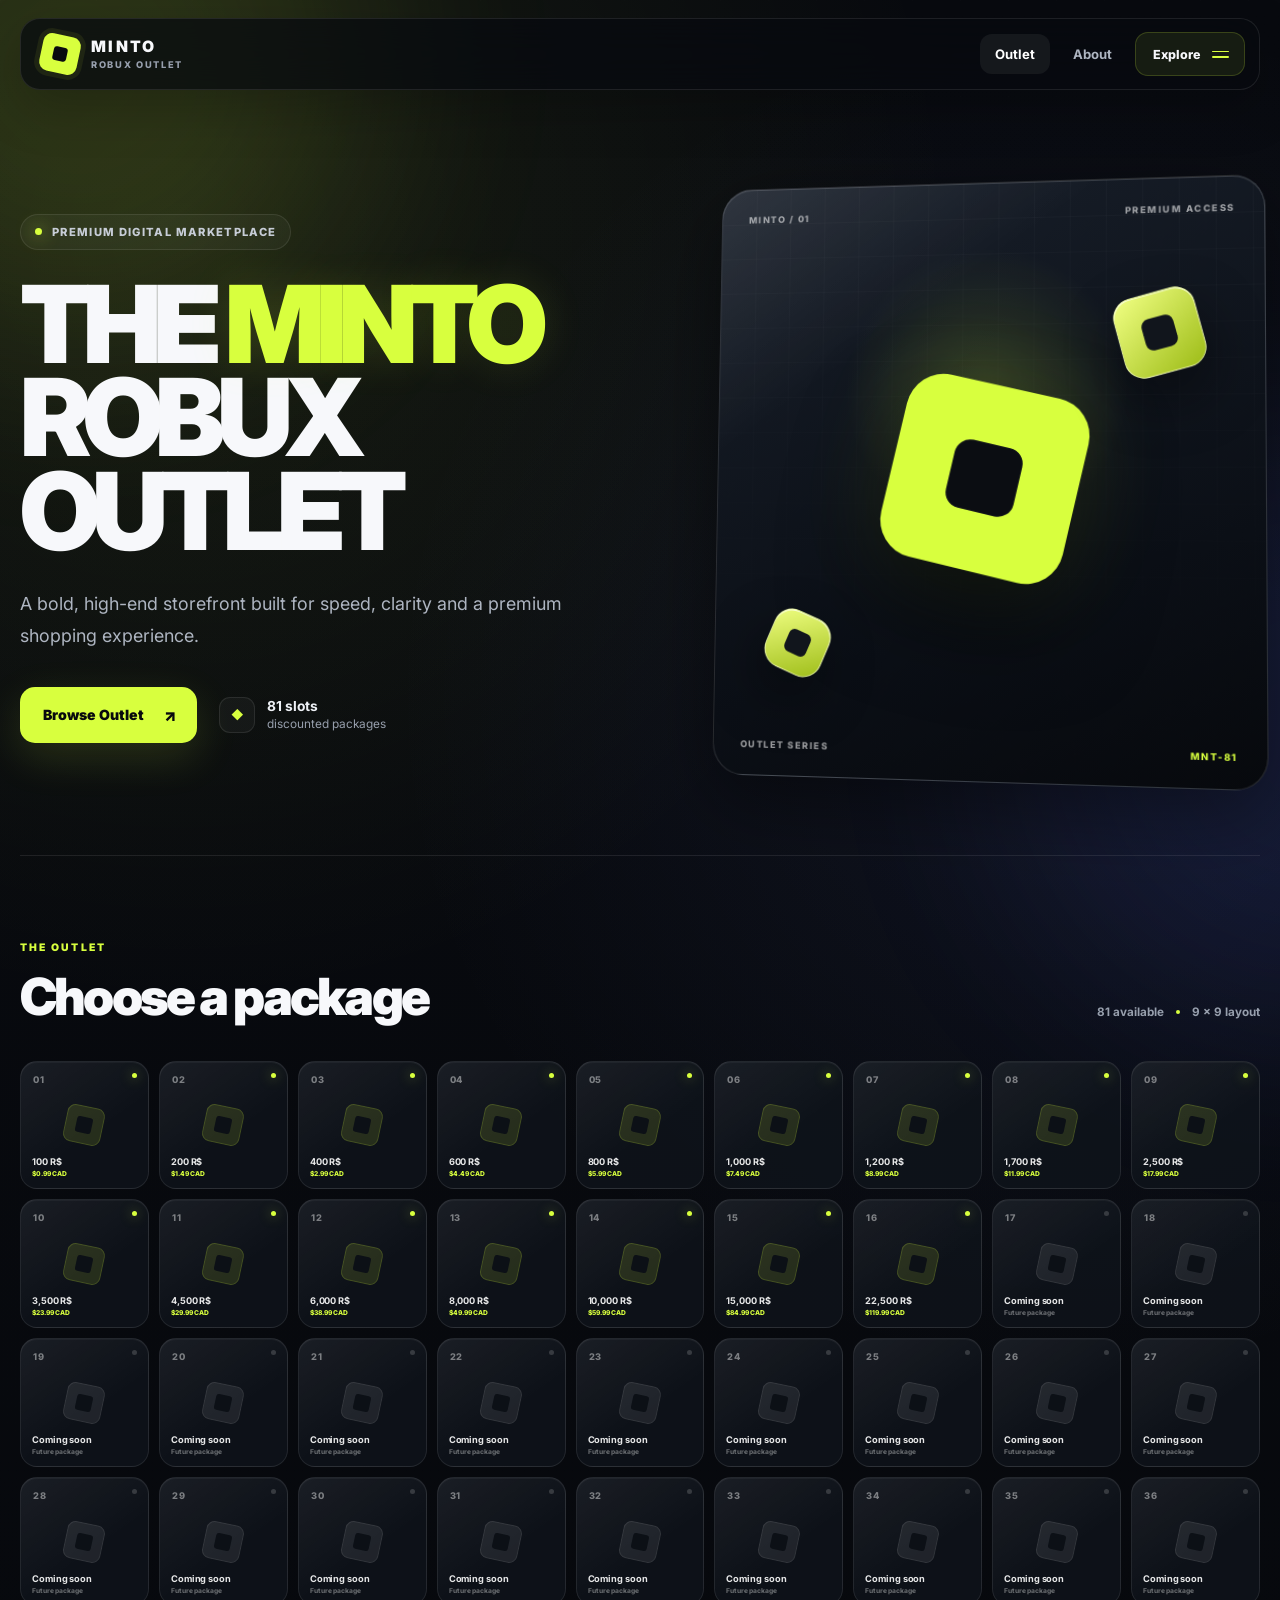
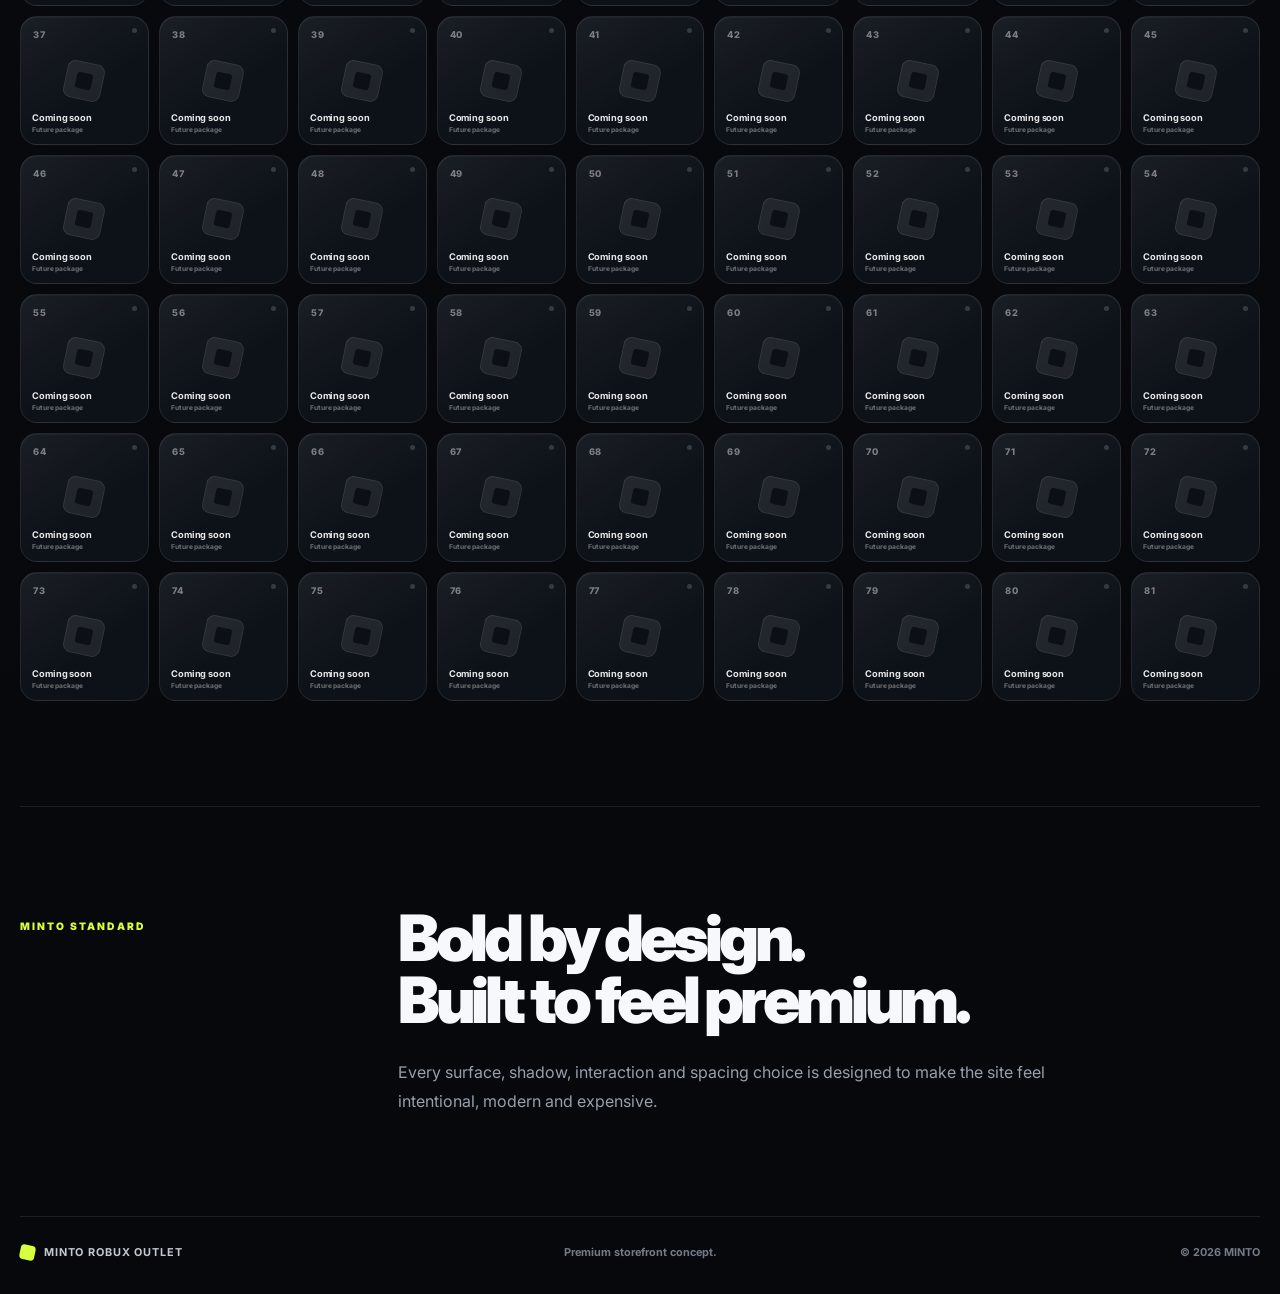
<file: index.html>
<!DOCTYPE html>
<html lang="en">
<head>
  <meta charset="UTF-8" />

  <meta
    name="viewport"
    content="width=device-width, initial-scale=1.0"
  />

  <meta
    name="description"
    content="MINTO Robux Outlet — a premium digital storefront."
  />

  <title>MINTO Robux Outlet</title>

  <link rel="preconnect" href="https://fonts.googleapis.com" />

  <link
    rel="preconnect"
    href="https://fonts.gstatic.com"
    crossorigin
  />

  <link
    href="https://fonts.googleapis.com/css2?family=Inter:wght@400;500;600;700;800;900&display=swap"
    rel="stylesheet"
  />

  <link rel="stylesheet" href="./style.css" />
</head>

<body>
  <div class="background-grid" aria-hidden="true"></div>
  <div class="glow glow-one" aria-hidden="true"></div>
  <div class="glow glow-two" aria-hidden="true"></div>

  <header class="site-header">
    <a class="brand" href="#" aria-label="MINTO Robux Outlet home">
      <span class="brand-mark" aria-hidden="true">
        <span class="brand-mark-core"></span>
      </span>

      <span class="brand-copy">
        <span class="brand-name">MINTO</span>
        <span class="brand-subtitle">ROBUX OUTLET</span>
      </span>
    </a>

    <nav class="main-nav" aria-label="Primary navigation">
      <a class="nav-link active" href="#outlet">Outlet</a>
      <a class="nav-link" href="#about">About</a>

      <button class="header-button" type="button" id="menuButton">
        <span>Explore</span>

        <span class="menu-lines" aria-hidden="true">
          <i></i>
          <i></i>
        </span>
      </button>
    </nav>
  </header>

  <main>
    <section class="hero" id="outlet">
      <div class="hero-copy">
        <div class="eyebrow">
          <span class="status-dot" aria-hidden="true"></span>
          Premium Digital Marketplace
        </div>

        <h1>
          THE <span>MINTO</span><br />
          ROBUX OUTLET
        </h1>

        <p class="hero-description">
          A bold, high-end storefront built for speed, clarity and a premium
          shopping experience.
        </p>

        <div class="hero-actions">
          <a class="primary-button" href="#productGrid">
            Browse Outlet
            <span aria-hidden="true">↗</span>
          </a>

          <div class="trust-note">
            <span class="trust-icon" aria-hidden="true">◆</span>

            <span>
              <strong>81 slots</strong>
              discounted packages
            </span>
          </div>
        </div>
      </div>

      <div class="hero-visual" aria-hidden="true">
        <div class="visual-card">
          <div class="visual-topline">
            <span>MINTO / 01</span>
            <span>PREMIUM ACCESS</span>
          </div>

          <div class="floating-token token-one">
            <span class="token-hole"></span>
          </div>

          <div class="floating-token token-two">
            <span class="token-hole"></span>
          </div>

          <div class="visual-logo">
            <span class="visual-logo-core"></span>
          </div>

          <div class="visual-footer">
            <span>OUTLET SERIES</span>
            <span class="visual-code">MNT-81</span>
          </div>
        </div>
      </div>
    </section>

    <section class="outlet-section" aria-labelledby="outletTitle">
      <div class="section-heading">
        <div>
          <p class="section-kicker">THE OUTLET</p>
          <h2 id="outletTitle">Choose a package</h2>
        </div>

        <div class="section-meta">
          <span id="slotCount">81 available</span>
          <span class="meta-divider"></span>
          <span>9 × 9 layout</span>
        </div>
      </div>

      <div
        class="product-grid"
        id="productGrid"
        aria-label="Outlet item grid"
      ></div>
    </section>

    <section class="about-section" id="about">
      <div class="about-label">MINTO STANDARD</div>

      <div class="about-content">
        <h2>
          Bold by design.<br />
          Built to feel premium.
        </h2>

        <p>
          Every surface, shadow, interaction and spacing choice is designed to
          make the site feel intentional, modern and expensive.
        </p>
      </div>
    </section>
  </main>

  <footer class="site-footer">
    <div class="footer-brand">
      <span class="footer-mark" aria-hidden="true"></span>
      <span>MINTO ROBUX OUTLET</span>
    </div>

    <p>Premium storefront concept.</p>

    <p>© <span id="year"></span> MINTO</p>
  </footer>

  <div class="selection-panel" id="selectionPanel" aria-live="polite">
    <div>
      <span class="selection-label">Selected slot</span>
      <strong id="selectedSlot">01</strong>
    </div>

    <button
      type="button"
      id="closePanel"
      aria-label="Close selected slot panel"
    >
      ×
    </button>
  </div>

  <script src="./script.js"></script>
</body>
</html>
</file>
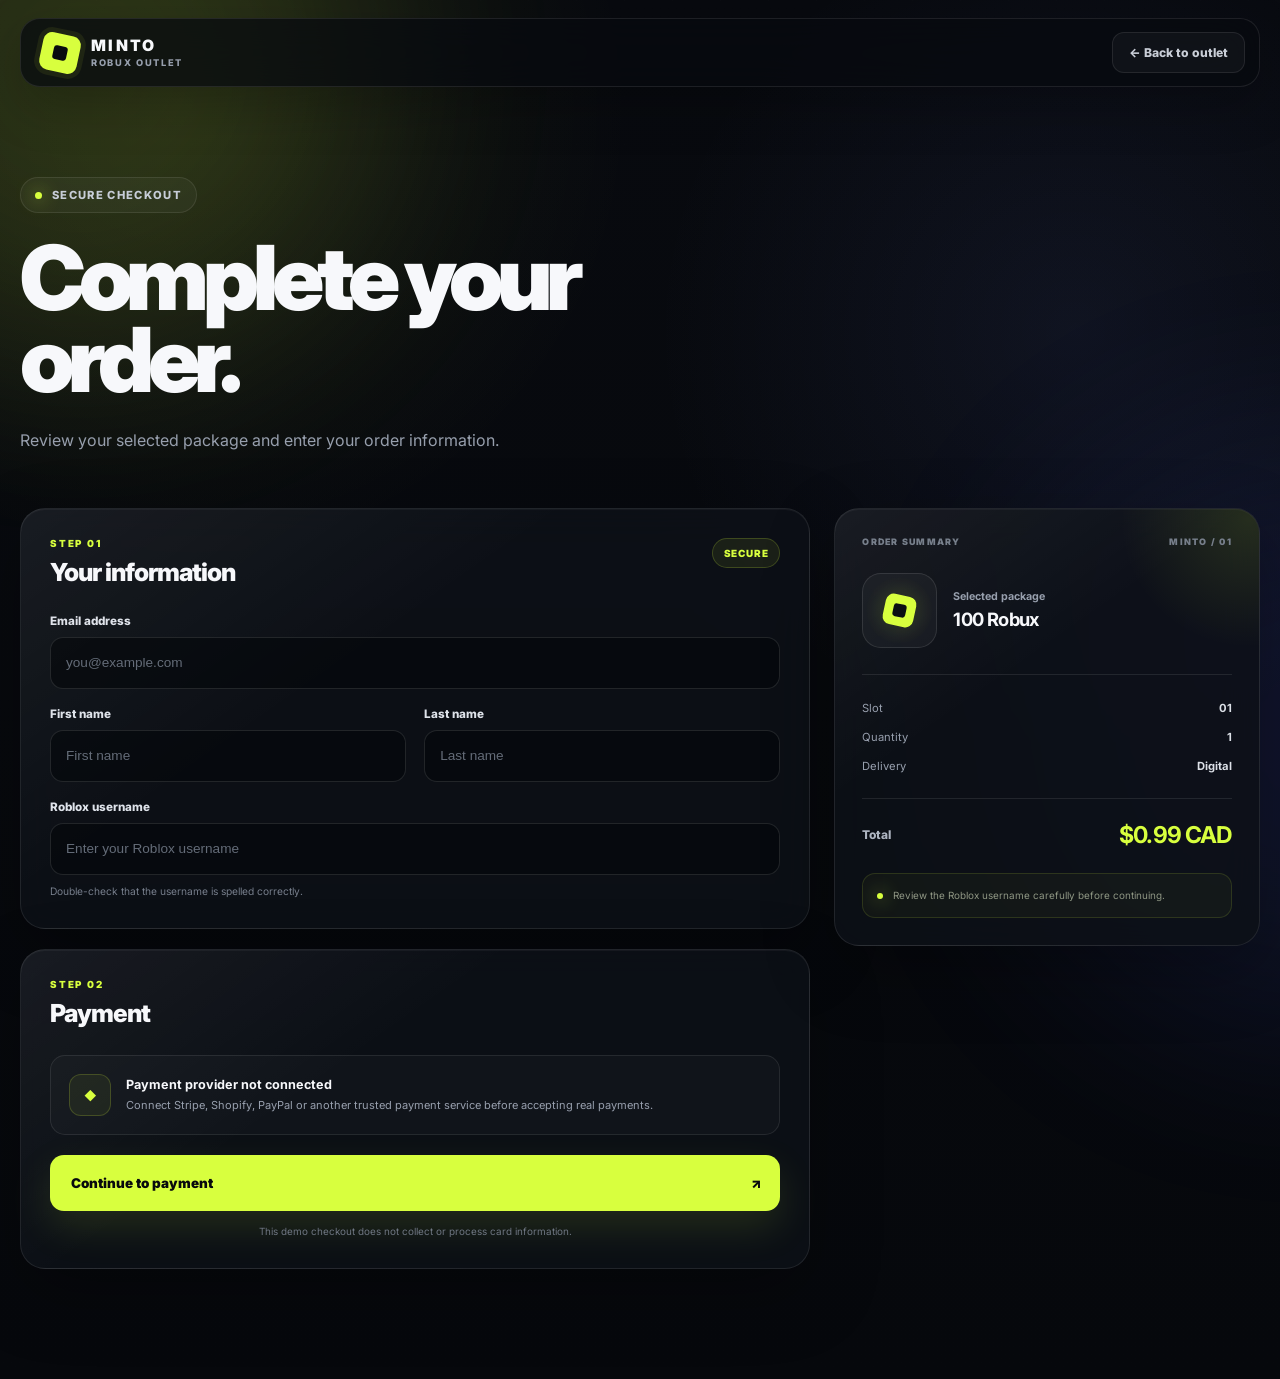
<file: checkout(2).html>
<!DOCTYPE html>
<html lang="en">
<head>
  <meta charset="UTF-8" />

  <meta
    name="viewport"
    content="width=device-width, initial-scale=1.0"
  />

  <meta
    name="description"
    content="Complete your MINTO Robux Outlet order."
  />

  <title>Checkout | MINTO Robux Outlet</title>

  <link rel="preconnect" href="https://fonts.googleapis.com" />

  <link
    rel="preconnect"
    href="https://fonts.gstatic.com"
    crossorigin
  />

  <link
    href="https://fonts.googleapis.com/css2?family=Inter:wght@400;500;600;700;800;900&display=swap"
    rel="stylesheet"
  />

  <link rel="stylesheet" href="./style.css" />
</head>

<body class="checkout-page">
  <div class="background-grid" aria-hidden="true"></div>
  <div class="glow glow-one" aria-hidden="true"></div>
  <div class="glow glow-two" aria-hidden="true"></div>

  <header class="site-header">
    <a
      class="brand"
      href="index.html"
      aria-label="Return to MINTO Robux Outlet"
    >
      <span class="brand-mark" aria-hidden="true">
        <span class="brand-mark-core"></span>
      </span>

      <span class="brand-copy">
        <span class="brand-name">MINTO</span>
        <span class="brand-subtitle">ROBUX OUTLET</span>
      </span>
    </a>

    <a class="back-button" href="index.html">
      ← Back to outlet
    </a>
  </header>

  <main class="checkout-main">
    <section class="checkout-heading">
      <div class="eyebrow">
        <span class="status-dot" aria-hidden="true"></span>
        Secure Checkout
      </div>

      <h1>Complete your order.</h1>

      <p>
        Review your selected package and enter your order information.
      </p>
    </section>

    <section class="checkout-layout">
      <form class="checkout-form" id="checkoutForm">
        <div class="checkout-card">
          <div class="checkout-card-heading">
            <div>
              <span class="checkout-step">STEP 01</span>
              <h2>Your information</h2>
            </div>

            <span class="secure-badge">Secure</span>
          </div>

          <div class="form-grid">
            <div class="form-field full-width">
              <label for="email">Email address</label>

              <input
                type="email"
                id="email"
                name="email"
                placeholder="you@example.com"
                autocomplete="email"
                required
              />
            </div>

            <div class="form-field">
              <label for="firstName">First name</label>

              <input
                type="text"
                id="firstName"
                name="firstName"
                placeholder="First name"
                autocomplete="given-name"
                required
              />
            </div>

            <div class="form-field">
              <label for="lastName">Last name</label>

              <input
                type="text"
                id="lastName"
                name="lastName"
                placeholder="Last name"
                autocomplete="family-name"
                required
              />
            </div>

            <div class="form-field full-width">
              <label for="username">Roblox username</label>

              <input
                type="text"
                id="username"
                name="username"
                placeholder="Enter your Roblox username"
                required
              />

              <small>
                Double-check that the username is spelled correctly.
              </small>
            </div>
          </div>
        </div>

        <div class="checkout-card">
          <div class="checkout-card-heading">
            <div>
              <span class="checkout-step">STEP 02</span>
              <h2>Payment</h2>
            </div>
          </div>

          <div class="payment-placeholder">
            <div class="payment-icon" aria-hidden="true">
              ◆
            </div>

            <div>
              <strong>Payment provider not connected</strong>

              <p>
                Connect Stripe, Shopify, PayPal or another trusted payment
                service before accepting real payments.
              </p>
            </div>
          </div>

          <button class="checkout-submit" type="submit">
            Continue to payment
            <span aria-hidden="true">↗</span>
          </button>

          <p class="checkout-disclaimer">
            This demo checkout does not collect or process card information.
          </p>
        </div>
      </form>

      <aside class="order-summary">
        <div class="summary-topline">
          <span>ORDER SUMMARY</span>
          <span id="summaryCode">MINTO / 01</span>
        </div>

        <div class="summary-product">
          <div class="summary-product-icon">
            <span></span>
          </div>

          <div class="summary-product-copy">
            <span>Selected package</span>
            <strong id="checkoutProduct">Coming soon</strong>
          </div>
        </div>

        <div class="summary-details">
          <div>
            <span>Slot</span>
            <strong id="checkoutSlot">01</strong>
          </div>

          <div>
            <span>Quantity</span>
            <strong>1</strong>
          </div>

          <div>
            <span>Delivery</span>
            <strong>Digital</strong>
          </div>
        </div>

        <div class="summary-total">
          <span>Total</span>
          <strong id="checkoutPrice">$0.00 CAD</strong>
        </div>

        <div class="summary-notice">
          <span class="status-dot" aria-hidden="true"></span>

          <p id="summaryNote">
            This slot is currently a placeholder.
          </p>
        </div>
      </aside>
    </section>
  </main>

  <div class="checkout-message" id="checkoutMessage" aria-live="polite">
    <div>
      <span>Payment setup required</span>

      <strong>
        Connect a trusted payment provider before launching.
      </strong>
    </div>

    <button
      type="button"
      id="closeCheckoutMessage"
      aria-label="Close message"
    >
      ×
    </button>
  </div>

  <script src="./script.js"></script>
</body>
</html>
</file>
<file: style.css>
:root {
  --background: #07090d;
  --background-soft: #0d1118;
  --panel: rgba(18, 23, 32, 0.78);
  --panel-solid: #111722;
  --line: rgba(255, 255, 255, 0.09);
  --line-strong: rgba(255, 255, 255, 0.18);
  --text: #f7f8fb;
  --muted: #979fad;
  --accent: #d8ff3e;
  --accent-dark: #99bc16;
  --shadow: 0 24px 80px rgba(0, 0, 0, 0.46);
  --radius-large: 32px;
  --radius-medium: 18px;
  --page-width: 1480px;
}

* {
  box-sizing: border-box;
}

html {
  scroll-behavior: smooth;
}

body {
  margin: 0;
  min-width: 320px;
  min-height: 100vh;
  overflow-x: hidden;
  color: var(--text);

  background:
    radial-gradient(
      circle at 14% 8%,
      rgba(216, 255, 62, 0.08),
      transparent 27%
    ),
    radial-gradient(
      circle at 84% 24%,
      rgba(116, 140, 255, 0.08),
      transparent 28%
    ),
    linear-gradient(180deg, #080a0f 0%, #06080c 100%);

  font-family:
    "Inter",
    system-ui,
    -apple-system,
    BlinkMacSystemFont,
    "Segoe UI",
    sans-serif;
}

button,
a {
  font: inherit;
}

button {
  color: inherit;
}

a {
  color: inherit;
  text-decoration: none;
}

::selection {
  color: #0a0c0f;
  background: var(--accent);
}

.background-grid {
  position: fixed;
  inset: 0;
  z-index: -4;
  pointer-events: none;
  opacity: 0.28;

  background-image:
    linear-gradient(
      rgba(255, 255, 255, 0.028) 1px,
      transparent 1px
    ),
    linear-gradient(
      90deg,
      rgba(255, 255, 255, 0.028) 1px,
      transparent 1px
    );

  background-size: 48px 48px;
  mask-image: linear-gradient(to bottom, black, transparent 78%);
}

.glow {
  position: fixed;
  z-index: -3;
  width: 36rem;
  height: 36rem;
  pointer-events: none;
  filter: blur(110px);
  opacity: 0.12;
  border-radius: 50%;
}

.glow-one {
  top: -14rem;
  left: -13rem;
  background: var(--accent);
}

.glow-two {
  top: 28rem;
  right: -20rem;
  background: #5269ff;
}

/* Header */

.site-header {
  position: sticky;
  top: 0;
  z-index: 50;

  width: min(calc(100% - 40px), var(--page-width));
  margin: 18px auto 0;
  padding: 13px 14px 13px 20px;

  display: flex;
  align-items: center;
  justify-content: space-between;

  border: 1px solid var(--line);
  border-radius: 20px;

  background: rgba(8, 10, 15, 0.74);
  box-shadow: 0 18px 50px rgba(0, 0, 0, 0.22);
  backdrop-filter: blur(22px);
}

.brand {
  display: inline-flex;
  align-items: center;
  gap: 12px;
}

.brand-mark {
  position: relative;

  width: 38px;
  height: 38px;

  display: grid;
  place-items: center;

  transform: rotate(12deg);

  background: var(--accent);
  border-radius: 9px;
  box-shadow: 0 0 0 5px rgba(216, 255, 62, 0.07);
}

.brand-mark-core {
  width: 14px;
  height: 14px;
  background: #090b0f;
  border-radius: 3px;
}

.brand-copy {
  display: grid;
  line-height: 1;
}

.brand-name {
  font-size: 0.98rem;
  font-weight: 900;
  letter-spacing: 0.15em;
}

.brand-subtitle {
  margin-top: 5px;

  color: var(--muted);

  font-size: 0.58rem;
  font-weight: 800;
  letter-spacing: 0.18em;
}

.main-nav {
  display: flex;
  align-items: center;
  gap: 8px;
}

.nav-link {
  padding: 12px 15px;

  color: #aeb5c1;

  font-size: 0.82rem;
  font-weight: 700;

  border-radius: 12px;

  transition:
    color 180ms ease,
    background 180ms ease;
}

.nav-link:hover,
.nav-link.active {
  color: #ffffff;
  background: rgba(255, 255, 255, 0.06);
}

.header-button {
  min-height: 44px;
  padding: 0 15px 0 17px;

  display: inline-flex;
  align-items: center;
  gap: 12px;

  border: 1px solid rgba(216, 255, 62, 0.18);
  border-radius: 13px;

  background: rgba(216, 255, 62, 0.08);
  cursor: pointer;

  transition:
    transform 180ms ease,
    background 180ms ease,
    border-color 180ms ease;
}

.header-button:hover {
  transform: translateY(-1px);
  background: rgba(216, 255, 62, 0.13);
  border-color: rgba(216, 255, 62, 0.34);
}

.header-button > span:first-child {
  font-size: 0.78rem;
  font-weight: 800;
}

.menu-lines {
  width: 17px;
  display: grid;
  gap: 4px;
}

.menu-lines i {
  width: 100%;
  height: 1.5px;

  display: block;

  background: var(--accent);
  border-radius: 10px;
}

/* Main page */

main {
  width: min(calc(100% - 40px), var(--page-width));
  margin: 0 auto;
}

/* Hero section */

.hero {
  min-height: 700px;
  padding: 88px 0 76px;

  display: grid;
  grid-template-columns:
    minmax(0, 0.95fr)
    minmax(420px, 0.85fr);

  align-items: center;
  gap: 70px;
}

.hero-copy {
  max-width: 760px;
}

.eyebrow {
  width: fit-content;
  margin-bottom: 28px;
  padding: 10px 14px;

  display: inline-flex;
  align-items: center;
  gap: 10px;

  color: #c7cdd7;

  border: 1px solid var(--line);
  border-radius: 999px;

  background: rgba(255, 255, 255, 0.035);

  font-size: 0.7rem;
  font-weight: 800;
  letter-spacing: 0.12em;
  text-transform: uppercase;
}

.status-dot {
  width: 7px;
  height: 7px;

  background: var(--accent);
  border-radius: 50%;

  box-shadow: 0 0 18px rgba(216, 255, 62, 0.9);
}

.hero h1 {
  margin: 0;

  font-size: clamp(4rem, 8.4vw, 8.5rem);
  font-weight: 900;
  line-height: 0.87;
  letter-spacing: -0.075em;
}

.hero h1 span {
  position: relative;
  display: inline-block;

  color: var(--accent);

  text-shadow: 0 0 42px rgba(216, 255, 62, 0.13);
}

.hero-description {
  max-width: 600px;
  margin: 30px 0 0;

  color: #aeb5c1;

  font-size: clamp(1rem, 1.4vw, 1.18rem);
  line-height: 1.75;
}

.hero-actions {
  margin-top: 36px;

  display: flex;
  align-items: center;
  gap: 22px;
  flex-wrap: wrap;
}

.primary-button {
  min-height: 56px;
  padding: 0 21px 0 23px;

  display: inline-flex;
  align-items: center;
  gap: 20px;

  color: #080a0d;
  background: var(--accent);

  border-radius: 15px;

  box-shadow: 0 14px 44px rgba(216, 255, 62, 0.14);

  font-size: 0.88rem;
  font-weight: 900;

  transition:
    transform 180ms ease,
    box-shadow 180ms ease;
}

.primary-button:hover {
  transform: translateY(-3px);
  box-shadow: 0 20px 55px rgba(216, 255, 62, 0.2);
}

.primary-button span {
  font-size: 1rem;
}

.trust-note {
  display: inline-flex;
  align-items: center;
  gap: 12px;

  color: var(--muted);
}

.trust-note strong,
.trust-note span {
  display: block;
}

.trust-note strong {
  margin-bottom: 3px;
  color: #eef1f6;
  font-size: 0.86rem;
}

.trust-note span {
  font-size: 0.74rem;
}

.trust-icon {
  width: 36px;
  height: 36px;

  display: grid !important;
  place-items: center;

  color: var(--accent);

  border: 1px solid var(--line);
  border-radius: 11px;

  background: rgba(255, 255, 255, 0.035);

  font-size: 0.75rem !important;
}

/* Hero graphic */

.hero-visual {
  position: relative;

  display: grid;
  place-items: center;

  perspective: 1200px;
}

.visual-card {
  position: relative;

  width: min(100%, 560px);
  aspect-ratio: 0.92;

  overflow: hidden;

  border: 1px solid rgba(255, 255, 255, 0.13);
  border-radius: var(--radius-large);

  background:
    linear-gradient(
      145deg,
      rgba(255, 255, 255, 0.1),
      transparent 28%
    ),
    radial-gradient(
      circle at 50% 35%,
      rgba(216, 255, 62, 0.15),
      transparent 30%
    ),
    linear-gradient(
      160deg,
      #181f2a 0%,
      #0b0f16 68%,
      #07090d 100%
    );

  box-shadow:
    var(--shadow),
    inset 0 1px 0 rgba(255, 255, 255, 0.12);

  transform: rotateY(-7deg) rotateX(3deg);
}

.visual-card::before {
  content: "";

  position: absolute;
  inset: 0;

  background:
    linear-gradient(
      rgba(255, 255, 255, 0.025) 1px,
      transparent 1px
    ),
    linear-gradient(
      90deg,
      rgba(255, 255, 255, 0.025) 1px,
      transparent 1px
    );

  background-size: 36px 36px;
  mask-image: linear-gradient(to bottom, black, transparent 92%);
}

.visual-topline,
.visual-footer {
  position: absolute;
  z-index: 3;

  left: 28px;
  right: 28px;

  display: flex;
  align-items: center;
  justify-content: space-between;

  color: rgba(255, 255, 255, 0.58);

  font-size: 0.58rem;
  font-weight: 800;
  letter-spacing: 0.16em;
}

.visual-topline {
  top: 26px;
}

.visual-footer {
  bottom: 25px;
}

.visual-code {
  color: var(--accent);
}

.visual-logo {
  position: absolute;
  z-index: 2;

  inset: 50% auto auto 50%;

  width: 188px;
  height: 188px;

  display: grid;
  place-items: center;

  transform: translate(-50%, -50%) rotate(13deg);

  background: var(--accent);
  border-radius: 38px;

  box-shadow:
    0 45px 90px rgba(0, 0, 0, 0.5),
    0 0 90px rgba(216, 255, 62, 0.14);
}

.visual-logo-core {
  width: 70px;
  height: 70px;

  background: #0b0d12;
  border-radius: 16px;

  box-shadow: inset 0 0 0 1px rgba(255, 255, 255, 0.04);
}

.floating-token {
  position: absolute;
  z-index: 4;

  width: 82px;
  height: 82px;

  display: grid;
  place-items: center;

  background: linear-gradient(145deg, #f0ff82, #9dbc17);

  border: 1px solid rgba(255, 255, 255, 0.45);
  border-radius: 20px;

  box-shadow:
    0 24px 55px rgba(0, 0, 0, 0.4),
    inset 0 1px 0 rgba(255, 255, 255, 0.7);
}

.token-hole {
  width: 32px;
  height: 32px;

  background: #11151c;
  border-radius: 8px;
}

.token-one {
  top: 19%;
  right: 11%;

  transform: rotate(-15deg);

  animation: float-one 5s ease-in-out infinite;
}

.token-two {
  bottom: 17%;
  left: 10%;

  width: 62px;
  height: 62px;

  transform: rotate(23deg);

  animation: float-two 6s ease-in-out infinite;
}

.token-two .token-hole {
  width: 24px;
  height: 24px;
  border-radius: 6px;
}

@keyframes float-one {
  0%,
  100% {
    translate: 0 0;
  }

  50% {
    translate: 0 -13px;
  }
}

@keyframes float-two {
  0%,
  100% {
    translate: 0 0;
  }

  50% {
    translate: 0 11px;
  }
}

/* Outlet grid section */

.outlet-section {
  padding: 85px 0 105px;
  border-top: 1px solid var(--line);
}

.section-heading {
  margin-bottom: 34px;

  display: flex;
  align-items: end;
  justify-content: space-between;
  gap: 24px;
}

.section-kicker {
  margin: 0 0 11px;

  color: var(--accent);

  font-size: 0.65rem;
  font-weight: 900;
  letter-spacing: 0.2em;
}

.section-heading h2 {
  margin: 0;

  font-size: clamp(2.3rem, 4vw, 4.2rem);
  font-weight: 900;
  letter-spacing: -0.055em;
}

.section-meta {
  padding-bottom: 8px;

  display: flex;
  align-items: center;
  gap: 12px;

  color: var(--muted);

  font-size: 0.73rem;
  font-weight: 700;
}

.meta-divider {
  width: 4px;
  height: 4px;

  background: var(--accent);
  border-radius: 50%;
}

.product-grid {
  display: grid;
  grid-template-columns: repeat(9, minmax(0, 1fr));
  gap: 10px;
}

.slot-button {
  position: relative;

  min-width: 0;
  aspect-ratio: 1;
  padding: 10px;

  overflow: hidden;

  border: 1px solid var(--line);
  border-radius: 17px;

  background:
    linear-gradient(
      145deg,
      rgba(255, 255, 255, 0.055),
      transparent 58%
    ),
    rgba(15, 20, 28, 0.82);

  box-shadow: inset 0 1px 0 rgba(255, 255, 255, 0.04);

  cursor: pointer;

  transition:
    transform 190ms cubic-bezier(0.2, 0.8, 0.2, 1),
    border-color 190ms ease,
    background 190ms ease,
    box-shadow 190ms ease;
}

.slot-button::before {
  content: "";

  position: absolute;

  inset: auto -10% -70% auto;

  width: 85%;
  height: 85%;

  background: radial-gradient(
    circle,
    rgba(216, 255, 62, 0.16),
    transparent 68%
  );

  opacity: 0;

  transition: opacity 190ms ease;
}

.slot-button::after {
  content: "";

  position: absolute;

  top: 11px;
  right: 11px;

  width: 5px;
  height: 5px;

  background: rgba(255, 255, 255, 0.16);
  border-radius: 50%;

  transition:
    background 190ms ease,
    box-shadow 190ms ease;
}

.slot-button:hover,
.slot-button:focus-visible {
  z-index: 2;

  transform: translateY(-5px) scale(1.025);

  border-color: rgba(216, 255, 62, 0.44);

  background:
    linear-gradient(
      145deg,
      rgba(216, 255, 62, 0.08),
      transparent 62%
    ),
    rgba(18, 24, 32, 0.96);

  box-shadow:
    0 18px 38px rgba(0, 0, 0, 0.32),
    inset 0 1px 0 rgba(255, 255, 255, 0.07);

  outline: none;
}

.slot-button:hover::before,
.slot-button:focus-visible::before {
  opacity: 1;
}

.slot-button:hover::after,
.slot-button:focus-visible::after {
  background: var(--accent);
  box-shadow: 0 0 12px rgba(216, 255, 62, 0.9);
}

.slot-number {
  position: absolute;

  top: 12px;
  left: 12px;

  color: rgba(255, 255, 255, 0.44);

  font-size: clamp(0.48rem, 0.72vw, 0.64rem);
  font-weight: 800;
  letter-spacing: 0.08em;
}

.slot-icon {
  position: absolute;

  inset: 50% auto auto 50%;

  width: 30%;
  aspect-ratio: 1;

  transform: translate(-50%, -50%) rotate(12deg);

  background: rgba(255, 255, 255, 0.08);

  border: 1px solid rgba(255, 255, 255, 0.08);
  border-radius: 22%;

  transition:
    transform 190ms ease,
    background 190ms ease,
    border-color 190ms ease;
}

.slot-icon::after {
  content: "";

  position: absolute;
  inset: 29%;

  background: #0c1016;
  border-radius: 18%;
}

.slot-button:hover .slot-icon,
.slot-button:focus-visible .slot-icon {
  transform:
    translate(-50%, -50%)
    rotate(20deg)
    scale(1.08);

  background: var(--accent);
  border-color: rgba(255, 255, 255, 0.3);
}

.slot-label {
  position: absolute;

  right: 11px;
  bottom: 10px;
  left: 11px;

  overflow: hidden;

  color: rgba(255, 255, 255, 0.4);

  font-size: clamp(0.42rem, 0.58vw, 0.58rem);
  font-weight: 800;
  letter-spacing: 0.09em;

  text-overflow: ellipsis;
  text-transform: uppercase;
  white-space: nowrap;
}

/* About section */

.about-section {
  padding: 100px 0;

  display: grid;
  grid-template-columns: 0.38fr 1fr;
  gap: 50px;

  border-top: 1px solid var(--line);
}

.about-label {
  padding-top: 13px;

  color: var(--accent);

  font-size: 0.64rem;
  font-weight: 900;
  letter-spacing: 0.2em;
}

.about-content {
  max-width: 880px;
}

.about-content h2 {
  margin: 0;

  font-size: clamp(2.8rem, 5vw, 5.5rem);
  font-weight: 900;
  line-height: 0.98;
  letter-spacing: -0.065em;
}

.about-content p {
  max-width: 650px;
  margin: 26px 0 0;

  color: var(--muted);

  font-size: 1rem;
  line-height: 1.8;
}

/* Footer */

.site-footer {
  width: min(calc(100% - 40px), var(--page-width));
  margin: 0 auto;
  padding: 28px 0 34px;

  display: grid;
  grid-template-columns: 1fr auto 1fr;
  align-items: center;
  gap: 20px;

  color: #737b88;

  border-top: 1px solid var(--line);

  font-size: 0.68rem;
  font-weight: 700;
}

.site-footer p {
  margin: 0;
}

.site-footer p:last-child {
  justify-self: end;
}

.footer-brand {
  display: inline-flex;
  align-items: center;
  gap: 9px;

  color: #c3c9d2;

  letter-spacing: 0.08em;
}

.footer-mark {
  width: 15px;
  height: 15px;

  display: inline-block;

  transform: rotate(12deg);

  background: var(--accent);
  border-radius: 4px;
}

/* Selected slot notification */

.selection-panel {
  position: fixed;
  z-index: 70;

  right: 24px;
  bottom: 24px;

  min-width: 230px;
  padding: 15px 14px 15px 18px;

  display: flex;
  align-items: center;
  justify-content: space-between;
  gap: 28px;

  transform: translateY(140%);
  opacity: 0;

  border: 1px solid rgba(216, 255, 62, 0.22);
  border-radius: 18px;

  background: rgba(13, 17, 24, 0.94);

  box-shadow: 0 22px 60px rgba(0, 0, 0, 0.45);

  backdrop-filter: blur(18px);

  transition:
    transform 240ms cubic-bezier(0.2, 0.8, 0.2, 1),
    opacity 240ms ease;
}

.selection-panel.visible {
  transform: translateY(0);
  opacity: 1;
}

.selection-panel > div {
  display: grid;
  gap: 4px;
}

.selection-label {
  color: var(--muted);

  font-size: 0.61rem;
  font-weight: 800;
  letter-spacing: 0.1em;
  text-transform: uppercase;
}

#selectedSlot {
  color: var(--accent);
  font-size: 1.05rem;
}

.selection-panel button {
  width: 35px;
  height: 35px;

  display: grid;
  place-items: center;

  border: 1px solid var(--line);
  border-radius: 10px;

  background: rgba(255, 255, 255, 0.04);

  cursor: pointer;

  font-size: 1.1rem;
}

/* Tablet */

@media (max-width: 1180px) {
  .hero {
    grid-template-columns: 1fr 0.78fr;
    gap: 34px;
  }

  .visual-logo {
    width: 150px;
    height: 150px;
    border-radius: 31px;
  }

  .visual-logo-core {
    width: 56px;
    height: 56px;
  }

  .product-grid {
    grid-template-columns: repeat(7, minmax(0, 1fr));
  }
}

@media (max-width: 900px) {
  .nav-link {
    display: none;
  }

  .hero {
    min-height: auto;
    padding-top: 72px;
    grid-template-columns: 1fr;
  }

  .hero-copy {
    max-width: 100%;
  }

  .hero-visual {
    max-width: 620px;
    margin: 0 auto;
  }

  .visual-card {
    transform: none;
  }

  .product-grid {
    grid-template-columns: repeat(5, minmax(0, 1fr));
  }

  .about-section {
    grid-template-columns: 1fr;
    gap: 20px;
  }

  .site-footer {
    grid-template-columns: 1fr;
    text-align: left;
  }

  .site-footer p:last-child {
    justify-self: start;
  }
}

/* Phone */

@media (max-width: 640px) {
  .site-header,
  main,
  .site-footer {
    width: min(calc(100% - 24px), var(--page-width));
  }

  .site-header {
    margin-top: 10px;
    padding-left: 13px;
  }

  .brand-copy {
    display: none;
  }

  .hero {
    padding: 55px 0 60px;
  }

  .hero h1 {
    font-size: clamp(3.35rem, 18vw, 5.3rem);
  }

  .hero-description {
    margin-top: 23px;
  }

  .hero-actions {
    align-items: stretch;
  }

  .primary-button {
    justify-content: space-between;
  }

  .trust-note {
    width: 100%;
  }

  .visual-card {
    border-radius: 24px;
  }

  .visual-topline,
  .visual-footer {
    left: 18px;
    right: 18px;
  }

  .visual-topline {
    top: 18px;
  }

  .visual-footer {
    bottom: 18px;
  }

  .floating-token {
    width: 64px;
    height: 64px;
    border-radius: 16px;
  }

  .token-hole {
    width: 25px;
    height: 25px;
  }

  .visual-logo {
    width: 126px;
    height: 126px;
    border-radius: 27px;
  }

  .visual-logo-core {
    width: 48px;
    height: 48px;
    border-radius: 12px;
  }

  .section-heading {
    align-items: start;
    flex-direction: column;
  }

  .section-meta {
    padding-bottom: 0;
  }

  .product-grid {
    grid-template-columns: repeat(3, minmax(0, 1fr));
    gap: 8px;
  }

  .slot-button {
    border-radius: 15px;
  }

  .about-section {
    padding: 75px 0;
  }

  .selection-panel {
    right: 12px;
    bottom: 12px;
    left: 12px;
  }
}

@media (prefers-reduced-motion: reduce) {
  *,
  *::before,
  *::after {
    scroll-behavior: auto !important;
    animation-duration: 0.01ms !important;
    animation-iteration-count: 1 !important;
    transition-duration: 0.01ms !important;
  }
}
/* Checkout page */

.checkout-page {
  min-height: 100vh;
}

.back-button {
  padding: 12px 16px;

  color: #c9ced7;

  border: 1px solid var(--line);
  border-radius: 12px;

  background: rgba(255, 255, 255, 0.035);

  font-size: 0.76rem;
  font-weight: 800;

  transition:
    color 180ms ease,
    background 180ms ease,
    border-color 180ms ease,
    transform 180ms ease;
}

.back-button:hover {
  color: #ffffff;

  background: rgba(255, 255, 255, 0.07);
  border-color: var(--line-strong);

  transform: translateY(-1px);
}

.checkout-main {
  width: min(calc(100% - 40px), 1280px);

  margin: 0 auto;
  padding: 90px 0 110px;
}

.checkout-heading {
  max-width: 760px;
  margin-bottom: 54px;
}

.checkout-heading .eyebrow {
  margin-bottom: 24px;
}

.checkout-heading h1 {
  margin: 0;

  font-size: clamp(3.5rem, 7vw, 7rem);
  font-weight: 900;
  line-height: 0.92;
  letter-spacing: -0.07em;
}

.checkout-heading > p {
  max-width: 610px;
  margin: 24px 0 0;

  color: var(--muted);

  font-size: 1rem;
  line-height: 1.75;
}

.checkout-layout {
  display: grid;
  grid-template-columns: minmax(0, 1.3fr) minmax(320px, 0.7fr);

  align-items: start;
  gap: 24px;
}

.checkout-form {
  display: grid;
  gap: 20px;
}

.checkout-card,
.order-summary {
  border: 1px solid var(--line);
  border-radius: 25px;

  background:
    linear-gradient(
      145deg,
      rgba(255, 255, 255, 0.055),
      transparent 40%
    ),
    rgba(13, 17, 24, 0.86);

  box-shadow:
    0 24px 70px rgba(0, 0, 0, 0.27),
    inset 0 1px 0 rgba(255, 255, 255, 0.045);

  backdrop-filter: blur(18px);
}

.checkout-card {
  padding: 29px;
}

.checkout-card-heading {
  margin-bottom: 27px;

  display: flex;
  align-items: flex-start;
  justify-content: space-between;
  gap: 20px;
}

.checkout-step {
  display: block;
  margin-bottom: 8px;

  color: var(--accent);

  font-size: 0.61rem;
  font-weight: 900;
  letter-spacing: 0.18em;
}

.checkout-card-heading h2 {
  margin: 0;

  font-size: 1.55rem;
  font-weight: 850;
  letter-spacing: -0.04em;
}

.secure-badge {
  padding: 8px 11px;

  color: var(--accent);

  border: 1px solid rgba(216, 255, 62, 0.19);
  border-radius: 999px;

  background: rgba(216, 255, 62, 0.07);

  font-size: 0.62rem;
  font-weight: 900;
  letter-spacing: 0.08em;
  text-transform: uppercase;
}

.form-grid {
  display: grid;
  grid-template-columns: repeat(2, minmax(0, 1fr));
  gap: 18px;
}

.form-field {
  display: grid;
  gap: 9px;
}

.form-field.full-width {
  grid-column: 1 / -1;
}

.form-field label {
  color: #dfe3ea;

  font-size: 0.73rem;
  font-weight: 800;
}

.form-field input {
  width: 100%;
  min-height: 52px;

  padding: 0 15px;

  color: #ffffff;

  border: 1px solid rgba(255, 255, 255, 0.11);
  border-radius: 13px;
  outline: none;

  background: rgba(5, 8, 12, 0.58);

  font-size: 0.85rem;

  transition:
    border-color 180ms ease,
    background 180ms ease,
    box-shadow 180ms ease;
}

.form-field input::placeholder {
  color: #646c78;
}

.form-field input:focus {
  border-color: rgba(216, 255, 62, 0.55);
  background: rgba(8, 11, 16, 0.85);

  box-shadow: 0 0 0 4px rgba(216, 255, 62, 0.07);
}

.form-field small {
  color: #767e8b;

  font-size: 0.64rem;
  line-height: 1.5;
}

.payment-placeholder {
  padding: 18px;

  display: flex;
  align-items: center;
  gap: 15px;

  border: 1px solid var(--line);
  border-radius: 15px;

  background: rgba(255, 255, 255, 0.025);
}

.payment-icon {
  flex: 0 0 42px;

  width: 42px;
  height: 42px;

  display: grid;
  place-items: center;

  color: var(--accent);

  border: 1px solid rgba(216, 255, 62, 0.19);
  border-radius: 12px;

  background: rgba(216, 255, 62, 0.06);

  font-size: 0.75rem;
}

.payment-placeholder strong {
  display: block;
  margin-bottom: 5px;

  font-size: 0.79rem;
}

.payment-placeholder p {
  margin: 0;

  color: var(--muted);

  font-size: 0.69rem;
  line-height: 1.55;
}

.checkout-submit {
  width: 100%;
  min-height: 56px;
  margin-top: 20px;
  padding: 0 18px 0 21px;

  display: flex;
  align-items: center;
  justify-content: space-between;

  color: #080a0d;

  border: 0;
  border-radius: 14px;

  background: var(--accent);

  box-shadow: 0 16px 42px rgba(216, 255, 62, 0.12);

  cursor: pointer;

  font-size: 0.84rem;
  font-weight: 900;

  transition:
    transform 180ms ease,
    box-shadow 180ms ease;
}

.checkout-submit:hover {
  transform: translateY(-2px);

  box-shadow: 0 21px 50px rgba(216, 255, 62, 0.19);
}

.checkout-disclaimer {
  margin: 13px 0 0;

  color: #6f7783;

  font-size: 0.62rem;
  line-height: 1.5;
  text-align: center;
}

.order-summary {
  position: sticky;
  top: 105px;

  padding: 27px;
  overflow: hidden;
}

.order-summary::before {
  content: "";

  position: absolute;
  top: -120px;
  right: -120px;

  width: 260px;
  height: 260px;

  background: radial-gradient(
    circle,
    rgba(216, 255, 62, 0.12),
    transparent 70%
  );

  pointer-events: none;
}

.summary-topline {
  position: relative;
  z-index: 1;

  display: flex;
  align-items: center;
  justify-content: space-between;

  color: #777f8b;

  font-size: 0.56rem;
  font-weight: 900;
  letter-spacing: 0.14em;
}

.summary-product {
  position: relative;
  z-index: 1;

  margin: 26px 0;
  padding-bottom: 26px;

  display: flex;
  align-items: center;
  gap: 16px;

  border-bottom: 1px solid var(--line);
}

.summary-product-icon {
  flex: 0 0 75px;

  width: 75px;
  height: 75px;

  display: grid;
  place-items: center;

  border: 1px solid rgba(255, 255, 255, 0.11);
  border-radius: 19px;

  background:
    radial-gradient(
      circle at center,
      rgba(216, 255, 62, 0.13),
      transparent 65%
    ),
    rgba(255, 255, 255, 0.035);
}

.summary-product-icon span {
  position: relative;

  width: 31px;
  height: 31px;

  display: block;

  transform: rotate(12deg);

  background: var(--accent);
  border-radius: 8px;
}

.summary-product-icon span::after {
  content: "";

  position: absolute;
  inset: 30%;

  background: #0b0e13;
  border-radius: 3px;
}

.summary-product-copy {
  display: grid;
  gap: 5px;
}

.summary-product-copy > span {
  color: var(--muted);

  font-size: 0.67rem;
  font-weight: 700;
}

.summary-product-copy strong {
  font-size: 1.15rem;
  letter-spacing: -0.035em;
}

.summary-product-copy strong span {
  color: var(--accent);
}

.summary-details {
  position: relative;
  z-index: 1;

  display: grid;
  gap: 15px;
}

.summary-details > div {
  display: flex;
  align-items: center;
  justify-content: space-between;

  font-size: 0.7rem;
}

.summary-details span {
  color: var(--muted);
}

.summary-details strong {
  color: #dce0e7;
  font-size: 0.7rem;
}

.summary-total {
  position: relative;
  z-index: 1;

  margin-top: 25px;
  padding-top: 22px;

  display: flex;
  align-items: center;
  justify-content: space-between;

  border-top: 1px solid var(--line);
}

.summary-total span {
  color: #aeb5c1;

  font-size: 0.75rem;
  font-weight: 800;
}

.summary-total strong {
  color: var(--accent);

  font-size: 1.45rem;
  letter-spacing: -0.04em;
}

.summary-notice {
  position: relative;
  z-index: 1;

  margin-top: 24px;
  padding: 14px;

  display: flex;
  align-items: flex-start;
  gap: 10px;

  border: 1px solid rgba(216, 255, 62, 0.13);
  border-radius: 13px;

  background: rgba(216, 255, 62, 0.035);
}

.summary-notice .status-dot {
  flex: 0 0 6px;
  margin-top: 5px;

  width: 6px;
  height: 6px;
}

.summary-notice p {
  margin: 0;

  color: #8f9784;

  font-size: 0.62rem;
  line-height: 1.55;
}

.checkout-message {
  position: fixed;
  z-index: 100;

  right: 24px;
  bottom: 24px;

  min-width: 320px;
  max-width: 430px;

  padding: 16px 15px 16px 18px;

  display: flex;
  align-items: center;
  justify-content: space-between;
  gap: 26px;

  transform: translateY(150%);
  opacity: 0;

  border: 1px solid rgba(216, 255, 62, 0.25);
  border-radius: 17px;

  background: rgba(12, 16, 22, 0.96);

  box-shadow: 0 22px 70px rgba(0, 0, 0, 0.48);

  backdrop-filter: blur(20px);

  transition:
    transform 240ms cubic-bezier(0.2, 0.8, 0.2, 1),
    opacity 240ms ease;
}

.checkout-message.visible {
  transform: translateY(0);
  opacity: 1;
}

.checkout-message > div {
  display: grid;
  gap: 5px;
}

.checkout-message span {
  color: var(--accent);

  font-size: 0.59rem;
  font-weight: 900;
  letter-spacing: 0.1em;
  text-transform: uppercase;
}

.checkout-message strong {
  font-size: 0.74rem;
  line-height: 1.45;
}

.checkout-message button {
  flex: 0 0 35px;

  width: 35px;
  height: 35px;

  display: grid;
  place-items: center;

  color: #ffffff;

  border: 1px solid var(--line);
  border-radius: 10px;

  background: rgba(255, 255, 255, 0.04);

  cursor: pointer;

  font-size: 1.1rem;
}

@media (max-width: 900px) {
  .checkout-layout {
    grid-template-columns: 1fr;
  }

  .order-summary {
    position: relative;
    top: auto;
  }
}

@media (max-width: 640px) {
  .checkout-main {
    width: min(calc(100% - 24px), 1280px);
    padding-top: 60px;
  }

  .checkout-heading h1 {
    font-size: clamp(3rem, 16vw, 4.8rem);
  }

  .checkout-card,
  .order-summary {
    padding: 21px;
    border-radius: 20px;
  }

  .form-grid {
    grid-template-columns: 1fr;
  }

  .form-field.full-width {
    grid-column: auto;
  }

  .back-button {
    padding: 10px 12px;
    font-size: 0.67rem;
  }

  .checkout-message {
    right: 12px;
    bottom: 12px;
    left: 12px;

    min-width: 0;
  }
}


/* Package content inside the original MINTO slot design */

.slot-label {
  display: grid;
  gap: 3px;
  text-align: left;
  white-space: normal;
}

.slot-label strong,
.slot-label small {
  display: block;
  overflow: hidden;
  text-overflow: ellipsis;
  white-space: nowrap;
}

.slot-label strong {
  color: rgba(255, 255, 255, 0.9);
  font-size: clamp(0.5rem, 0.72vw, 0.7rem);
  letter-spacing: -0.01em;
  text-transform: none;
}

.slot-label small {
  color: rgba(255, 255, 255, 0.36);
  font-size: clamp(0.4rem, 0.52vw, 0.54rem);
  letter-spacing: 0;
  text-transform: none;
}

.package-slot .slot-label small {
  color: var(--accent);
}

.package-slot::after {
  background: var(--accent);
  box-shadow: 0 0 12px rgba(216, 255, 62, 0.5);
}

.package-slot .slot-icon {
  background: rgba(216, 255, 62, 0.12);
  border-color: rgba(216, 255, 62, 0.16);
}

@media (max-width: 640px) {
  .slot-label strong {
    font-size: 0.58rem;
  }

  .slot-label small {
    font-size: 0.43rem;
  }
}
</file>
